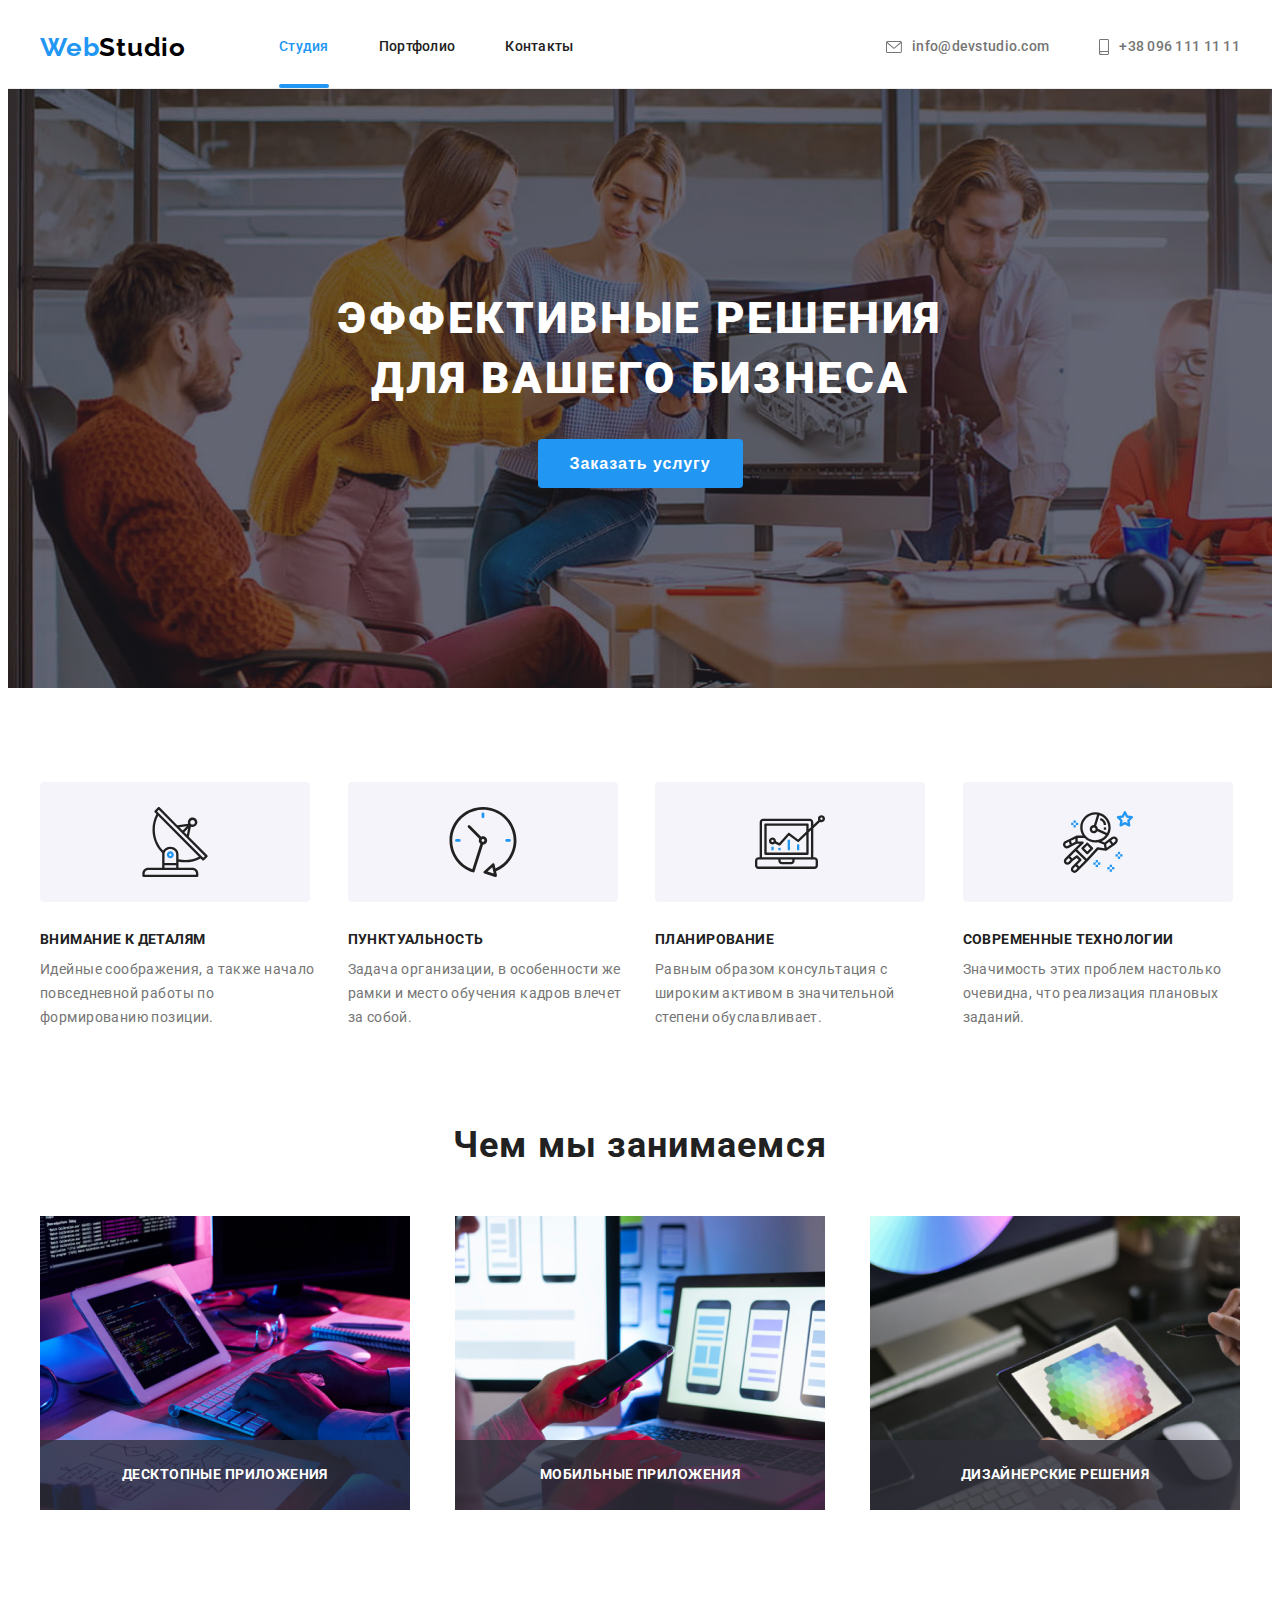
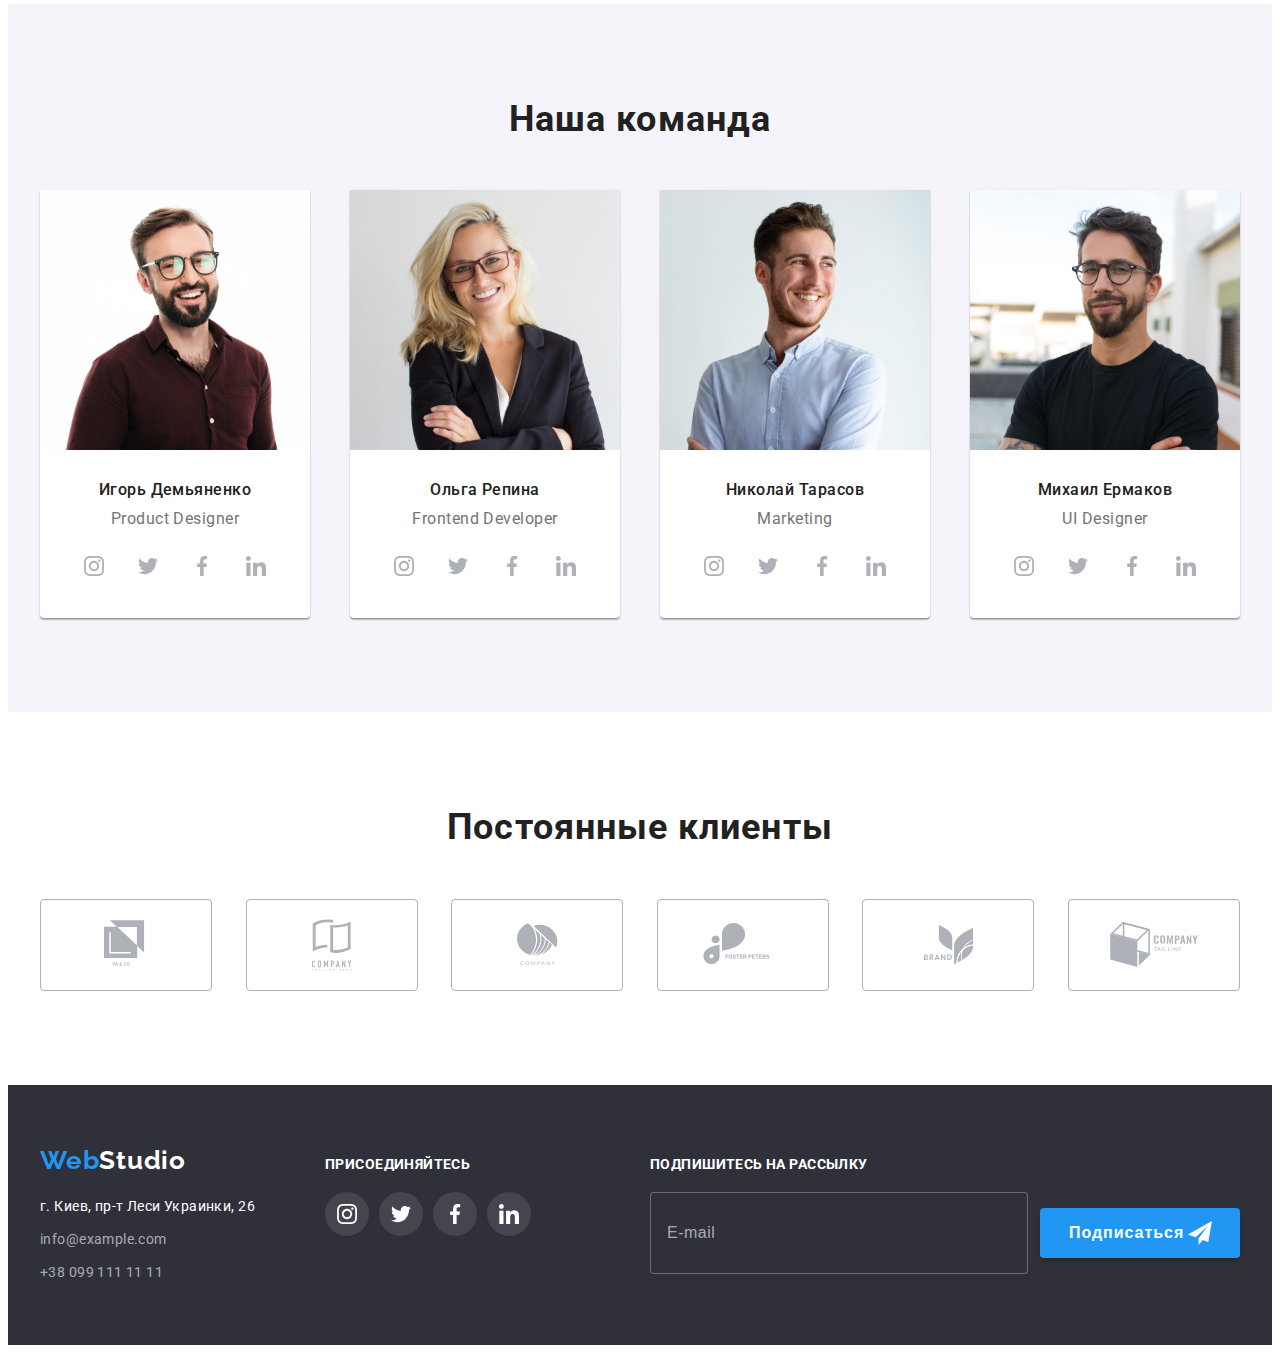
<file: index.html>
<!DOCTYPE html>
<html lang="en">
  <head>
    <meta charset="UTF-8" />
    <meta name="viewport" content="width=device-width, initial-scale=1.0" />
    <link rel="stylesheet" href="https://cdnjs.cloudflare.com/ajax/libs/modern-normalize/1.0.0/modern-normalize.min.css" integrity="sha512-ISS7cAi1PEhQ8jnbJpJZMd29NlhNj4AWYyLOSp2CE/CsHxTCu+r+t0D2yoJudVrd0/8fTVPUVDzY5Tvli75u/g==" crossorigin="anonymous" />
    <link rel="preconnect" href="https://fonts.gstatic.com" />
    <link
      href="https://fonts.googleapis.com/css2?family=Raleway:wght@700&family=Roboto:wght@400;500;700;900&display=swap"
      rel="stylesheet"
    />
    <link rel="stylesheet" href="css/styles.css" />
    <title>WebStudio</title>
  </head>

  <body>
    <header class="header">
      <div class="container">
        <nav class="site-nav">
          <a class="logo link" href="/"><span class="logo-accent">Web</span>Studio</a>
          <ul class="site-nav-list list">
            <li class="site-nav-item"><a class="site-nav-link current link" href="#">Студия</a></li>
            <li class="site-nav-item"><a class="site-nav-link link" href="portfolio.html">Портфолио</a></li>
            <li class="site-nav-item"><a class="site-nav-link link" href="#">Контакты</a></li>
          </ul>
        </nav>
        <ul class="contacts-list list">
          <li>
            <a
              class="contacts-list-item contacts-list-item-mail link"
              href="mailto:info@devstudio.com"
              >
              <svg class="contact-icon" width="16px" height="12px">
                <use href="./images/sprite.svg#icon-envelope"></use>
              </svg>info@devstudio.com</a
            >
          </li>
          <li>
            <a
              class="contacts-list-item contacts-list-item-tel link"
              href="tel:+380961111111"
              >
              <svg class="contact-icon" width="10px" height="16px">
                <use href="./images/sprite.svg#icon-smartphone"></use>
              </svg>
              +38 096 111 11 11</a
            >
          </li>
        </ul>
      </div>
    </header>
    <main>
      <!-- Герой -->
      <section class="hero">
      <div class="container">
        <h1 class="main-title">Эффективные решения для вашего бизнеса</h1>
        <button type="button" class="order-btn" data-modal-open>Заказать услугу</button>
      </div>      
      </section>

      <!-- Преймущества -->
      <section class="advantages">
        <h2 class="advantages-title visually-hidden">Наши преимущества</h2>
        <div class="container">
          <ul class="advantages-list list">
            <li class="advantages-item">
              <div class="advantages-icon-block">
              <svg class="advantages-icon" width="70px" height="70px">
                <use href="./images/sprite.svg#icon-antenna"></use>
              </svg>
              </div>
              <h3 class="advantages-item-title">Внимание к деталям</h3>
              <p class="advantages-item-description">
                Идейные соображения, а также начало повседневной работы по
                формированию позиции.
              </p>
            </li>
            <li class="advantages-item">
              <div class="advantages-icon-block">
                <svg class="advantages-icon" width="70px" height="70px">
                  <use href="./images/sprite.svg#icon-clock"></use>
                </svg>
                </div>
              <h3 class="advantages-item-title">Пунктуальность</h3>
              <p class="advantages-item-description">
                Задача организации, в особенности же рамки и место обучения кадров
                влечет за собой.
              </p>
            </li>
            <li class="advantages-item">
              <div class="advantages-icon-block">
                <svg class="advantages-icon" width="70px" height="70px">
                  <use href="./images/sprite.svg#icon-diagram"></use>
                </svg>
                </div>
              <h3 class="advantages-item-title">Планирование</h3>
              <p class="advantages-item-description">
                Равным образом консультация с широким активом в значительной
                степени обуславливает.
              </p>
            </li>
            <li class="advantages-item">
              <div class="advantages-icon-block">
                <svg class="advantages-icon" width="70px" height="70px">
                  <use href="./images/sprite.svg#icon-astronaut"></use>
                </svg>
                </div>
              <h3 class="advantages-item-title">Современные технологии</h3>
              <p class="advantages-item-description">
                Значимость этих проблем настолько очевидна, что реализация
                плановых заданий.
              </p>
            </li>
          </ul>
        </div>
       
      </section>

      <!-- Услуги -->
      <section class="section services">
        <div class="container">
          <h2 class="section-title">Чем мы занимаемся</h2>
        <ul class="services-list list">
          <li class="sevices-item">
            <img class="services-img"
              src="images/box1.jpg"
              alt="веб-сайты"
              width="370"
              height="294"
            />
            <p class="services-name">Десктопные приложения</p>
          </li>
          <li class="sevices-item">
            <img class="services-img"
              src="images/box2.jpg"
              alt="мобильные приложения"
              width="370"
              height="294"
            />
            <p class="services-name">Мобильные приложения</p>
          </li>
          <li class="sevices-item">
            <img class="services-img"
            src="images/box3.jpg" 
            alt="дизайн" 
            width="370" 
            height="294" />
            <p class="services-name">Дизайнерские решения</p>
          </li>
        </ul>
        </div>
        
      </section>

      <!-- Команда -->
      <section class="section team">
        <div class="container">
          <h2 class="section-title">Наша команда</h2>
        <ul class="team-list list">
          <li class="team-item">
            <img class="team-memeber-img"
              src="images/worker1.jpg"
              alt="сотрудник1"
              width="270"
              height="260"
            />
            <h3 class="team-member-name">Игорь Демьяненко</h3>
            <p class="team-member-position">Product Designer</p>
            <ul class="social-links-list list">
              <li class="instagram">
                <a href="#" class="social-links-link link">
                  <svg class="social-links-icon" width="20px" height="20px">
                    <use href="./images/sprite.svg#icon-instagram"></use>
                  </svg>
                </a>
              </li>
              <li class="twitter">
                <a href="#" class="social-links-link link">
                  <svg class="social-links-icon" width="20px" height="20px">
                    <use href="./images/sprite.svg#icon-twitter"></use>
                  </svg>
                </a>
              </li>
              <li class="facebook">
                <a href="#" class="social-links-link link">
                  <svg class="social-links-icon" width="20px" height="20px">
                    <use href="./images/sprite.svg#icon-facebook"></use>
                  </svg>
                </a>
              </li>
              <li class="linkedin">
                <a href="#" class="social-links-link link">
                  <svg class="social-links-icon" width="20px" height="20px">
                    <use href="./images/sprite.svg#icon-linkedin"></use>
                  </svg>
                </a>
              </li>
            </ul>
          </li>

          <li class="team-item">
            <img class="team-memeber-img"
              src="images/worker2.jpg"
              alt="сотрудник2"
              width="270"
              height="260"
            />
            <h3 class="team-member-name">Ольга Репина</h3>
            <p class="team-member-position">Frontend Developer</p>
            <ul class="social-links-list list">
              <li class="instagram">
                <a href="#" class="social-links-link link">
                  <svg class="social-links-icon" width="20px" height="20px">
                    <use href="./images/sprite.svg#icon-instagram"></use>
                  </svg>
                </a>
              </li>
              <li class="twitter">
                <a href="#" class="social-links-link link">
                  <svg class="social-links-icon" width="20px" height="20px">
                    <use href="./images/sprite.svg#icon-twitter"></use>
                  </svg>
                </a>
              </li>
              <li class="facebook">
                <a href="#" class="social-links-link link">
                  <svg class="social-links-icon" width="20px" height="20px">
                    <use href="./images/sprite.svg#icon-facebook"></use>
                  </svg>
                </a>
              </li>
              <li class="linkedin">
                <a href="#" class="social-links-link link">
                  <svg class="social-links-icon" width="20px" height="20px">
                    <use href="./images/sprite.svg#icon-linkedin"></use>
                  </svg>
                </a>
              </li>
            </ul>
          </li>

          <li class="team-item">
            <img class="team-memeber-img"
              src="images/worker3.jpg"
              alt="сотрудник3"
              width="270"
              height="260"
            />
            <h3 class="team-member-name">Николай Тарасов</h3>
            <p class="team-member-position">Marketing</p>
            <ul class="social-links-list list">
              <li class="instagram">
                <a href="#" class="social-links-link link">
                  <svg class="social-links-icon" width="20px" height="20px">
                    <use href="./images/sprite.svg#icon-instagram"></use>
                  </svg>
                </a>
              </li>
              <li class="twitter">
                <a href="#" class="social-links-link link">
                  <svg class="social-links-icon" width="20px" height="20px">
                    <use href="./images/sprite.svg#icon-twitter"></use>
                  </svg>
                </a>
              </li>
              <li class="facebook">
                <a href="#" class="social-links-link link">
                  <svg class="social-links-icon" width="20px" height="20px">
                    <use href="./images/sprite.svg#icon-facebook"></use>
                  </svg>
                </a>
              </li>
              <li class="linkedin">
                <a href="#" class="social-links-link link">
                  <svg class="social-links-icon" width="20px" height="20px">
                    <use href="./images/sprite.svg#icon-linkedin"></use>
                  </svg>
                </a>
              </li>
            </ul>
          </li>

          <li class="team-item">
            <img class="team-memeber-img"
              src="images/worker4.jpg"
              alt="сотрудник4"
              width="270"
              height="260"
            />
            <h3 class="team-member-name">Михаил Ермаков</h3>
            <p class="team-member-position">UI Designer</p>
            <ul class="social-links-list list">
              <li class="instagram">
                <a href="#" class="social-links-link link">
                  <svg class="social-links-icon" width="20px" height="20px">
                    <use href="./images/sprite.svg#icon-instagram"></use>
                  </svg>
                </a>
              </li>
              <li class="twitter">
                <a href="#" class="social-links-link link">
                  <svg class="social-links-icon" width="20px" height="20px">
                    <use href="./images/sprite.svg#icon-twitter"></use>
                  </svg>
                </a>
              </li>
              <li class="facebook">
                <a href="#" class="social-links-link link">
                  <svg class="social-links-icon" width="20px" height="20px">
                    <use href="./images/sprite.svg#icon-facebook"></use>
                  </svg>
                </a>
              </li>
              <li class="linkedin">
                <a href="#" class="social-links-link link">
                  <svg class="social-links-icon" width="20px" height="20px">
                    <use href="./images/sprite.svg#icon-linkedin"></use>
                  </svg>
                </a>
              </li>
            </ul>
          </li>
        </ul>
        </div>
      </section>

      <!--Постоянные клиенты-->

      <section class="section clients">
        <div class="container">
          <h2 class="section-title">Постоянные клиенты</h2>
          <ul class="clients-list list">
            <li>
              <a href="#" class="client-link link">
                <svg class="client-icon" width="44.27" height="49.23">
                  <use href="./images/sprite.svg#icon-client1"></use>
                </svg>
              </a>
            </li>
            <li>
              <a href="#" class="client-link link">
                <svg class="client-icon" width="40" height="52">
                  <use href="./images/sprite.svg#icon-client2"></use>
                </svg>
              </a>
            </li>
            <li>
              <a href="#" class="client-link link">
                <svg class="client-icon" width="41" height="42.6">
                  <use href="./images/sprite.svg#icon-client3"></use>
                </svg>
              </a>
            </li>
            <li>
              <a href="#" class="client-link link">
                <svg class="client-icon" width="79.66" height="42.02">
                  <use href="./images/sprite.svg#icon-client4"></use>
                </svg>
              </a>
            </li>
            <li>
              <a href="#" class="client-link link">
                <svg class="client-icon" width="49" height="47">
                  <use href="./images/sprite.svg#icon-client5"></use>
                </svg>
              </a>
            </li>
            <li>
              <a href="#" class="client-link link">
                <svg class="client-icon" width="88.48" height="45.44">
                  <use href="./images/sprite.svg#icon-client6"></use>
                </svg>
              </a>
            </li>
          </ul>
        </div>

      </section>
    </main>

    <!-- Футер -->
    <footer class="footer">
        <div class="container">
          <div class="footer-left-side">
            <div>
              <a class="logo dark-theme link" href="/"
              ><span class="logo-accent">Web</span>Studio</a
            >
              <address>
              <ul class="adress-list list">
                <li>
                  <a
                    class="adress-item location link"
                    href="https://goo.gl/maps/MQfGmUJ35gentpnP9"
                    target="_blank"
                    rel="noreferrer noopener"
                    >г. Киев, пр-т Леси Украинки, 26</a
                  >
                </li>
                <li>
                  <a class="adress-item mail link" href="mailto:info@example.com"
                    >info@example.com</a
                  >
                </li>
                <li>
                  <a class="adress-item tel link" href="tel:+380991111111"
                    >+38 099 111 11 11</a
                  >
                </li>
              </ul>
            </div>
              
              <div class="join">
                <p class="join-text">присоединяйтесь</p>
                <ul class="social-links-list list">
                  <li class="instagram">
                    <a href="#" class="social-links-link link">
                      <svg class="social-links-icon" width="20px" height="20px">
                        <use href="./images/sprite.svg#icon-instagram"></use>
                      </svg>
                    </a>
                  </li>
                  <li class="twitter">
                    <a href="#" class="social-links-link link">
                      <svg class="social-links-icon" width="20px" height="20px">
                        <use href="./images/sprite.svg#icon-twitter"></use>
                      </svg>
                    </a>
                  </li>
                  <li class="facebook">
                    <a href="#" class="social-links-link link">
                      <svg class="social-links-icon" width="20px" height="20px">
                        <use href="./images/sprite.svg#icon-facebook"></use>
                      </svg>
                    </a>
                  </li>
                  <li class="linkedin">
                    <a href="#" class="social-links-link link">
                      <svg class="social-links-icon" width="20px" height="20px">
                        <use href="./images/sprite.svg#icon-linkedin"></use>
                      </svg>
                    </a>
                  </li>
                </ul>
              </div>
          </div>
        

          <div class="subscribe">
            <p class="subscribe-text">Подпишитесь на рассылку</p>
            <form class="subscribe-form">
              <input type="email" name="email" class="email" placeholder="E-mail">
              <button type="submit" class="submit-btn">Подписаться 
                <svg class="submit-icon" width="24" height="24">
                  <use href="./images/sprite.svg#submit-btn-icon"></use>
                </svg>
            </button>
            </form>
          </div>
        </div>
        
      </address>
    </footer>

  <!-- Модальное окно -->
    <div class="backdrop is-hidden" data-modal>
      <div class="modal">
        <button type="button" class="close-button" data-modal-close>
          <svg class="close-button-icon" width="18px" height="18px">
            <use  href="./images/sprite.svg#icon-close-button"></use>
          </svg>
        </button>
        <p class="modal-text">Оставьте свои данные, мы вам перезвоним</p>
        <form class="modal-form">
          <label class="form-label">Имя
            <span class="form-input-wrapper">
              <input type="text" class="form-input">
            <svg class="modal_input-icon" width="18" height="18">
              <use href="./images/sprite.svg#name-icon"></use>
            </svg>
            </span>
          </label>
          <label class="form-label">Телефон
            <span class="form-input-wrapper">
              <input type="tel" class="form-input">
            <svg class="modal_input-icon" width="18" height="18">
              <use href="./images/sprite.svg#phone-icon"></use>
            </svg>
            </span>
          
          </label>
          <label class="form-label">Почта
            <span class="form-input-wrapper">
              <input type="email" class="form-input">
              <svg class="modal_input-icon" width="18" height="18">
                <use href="./images/sprite.svg#email-icon"></use>
              </svg>
            </span>
          
          </label>
          <label class="form-label">Комментарий
            <textarea name="comment" class="comment" placeholder="Введите текст"></textarea>
          </label>
          <input type="checkbox" name="modal-form-policy" class="modal-form-policy visually-hidden" value="accept-policy" id="checkbox-policy">
          <label for="checkbox-policy" class="modal-form-policy-text">Соглашаюсь с рассылкой и принимаю <a href="#" class="contract">Условия договора</a>
          </label>

          <button type="submit" class="modal-form-btn">Отправить</button>
        </form>
      </div>
    </div>

    <!-- Скрипт -->
    <script src="./js/modal.js"></script>

  </body>
</html>
</file>
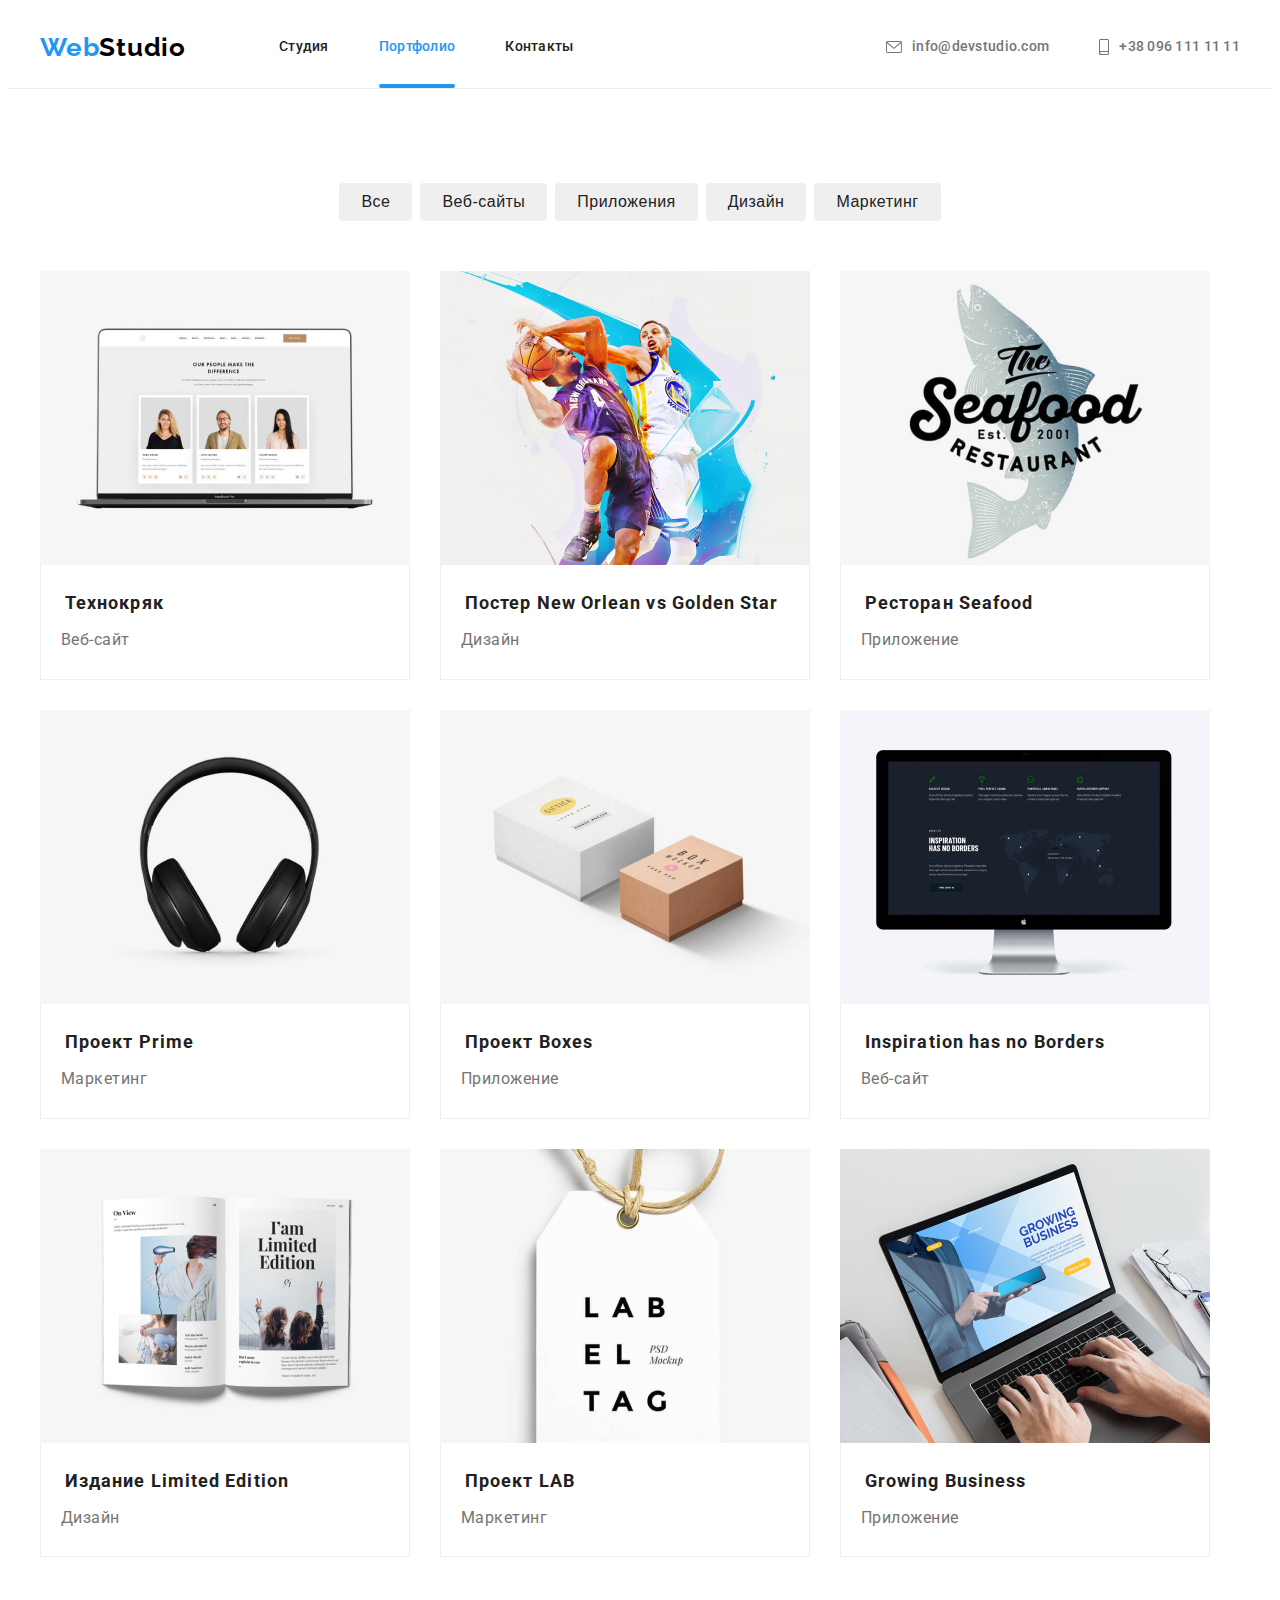
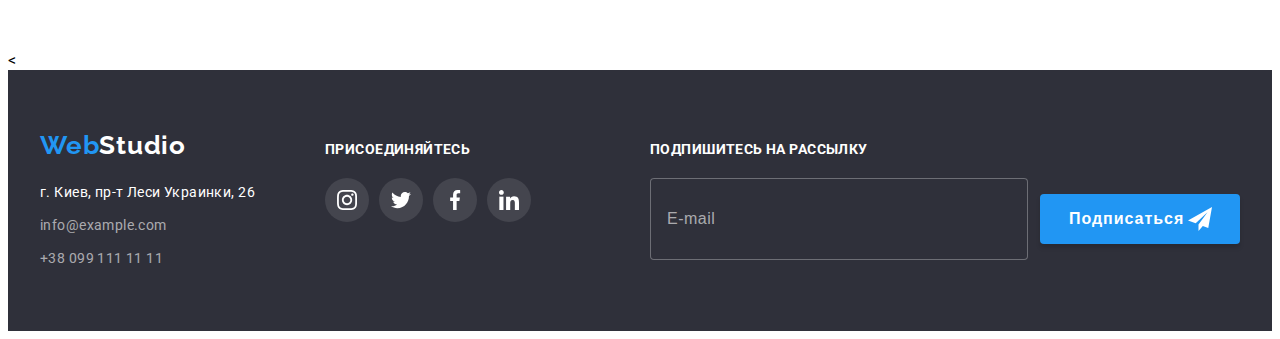
<file: portfolio.html>
<!DOCTYPE html>
<html lang="en">
  <head>
    <meta charset="UTF-8" />
    <meta name="viewport" content="width=device-width, initial-scale=1.0" />
    <link rel="stylesheet" href="https://cdnjs.cloudflare.com/ajax/libs/modern-normalize/1.0.0/modern-normalize.min.css" integrity="sha512-ISS7cAi1PEhQ8jnbJpJZMd29NlhNj4AWYyLOSp2CE/CsHxTCu+r+t0D2yoJudVrd0/8fTVPUVDzY5Tvli75u/g==" crossorigin="anonymous" />
    <link rel="preconnect" href="https://fonts.gstatic.com" />
    <link
      href="https://fonts.googleapis.com/css2?family=Raleway:wght@700&family=Roboto:wght@400;500;700;900&display=swap"
      rel="stylesheet"
    />
    <link rel="stylesheet" href="css/styles.css" />
    <title>WebStudio</title>
  </head>

  <body>
    <!-- Шапка -->
    <header class="header">
      <div class="container">
        <nav class="site-nav">
          <a class="logo link" href="/"><span class="logo-accent">Web</span>Studio</a>
          <ul class="site-nav-list list">
            <li class="site-nav-item"><a class="site-nav-link link" href="index.html">Студия</a></li>
            <li class="site-nav-item"><a class="site-nav-link current link" href="portfolio.html">Портфолио</a></li>
            <li class="site-nav-item"><a class="site-nav-link link" href="#">Контакты</a></li>
          </ul>
        </nav>
        <ul class="contacts-list list">
          <li>
            <a
              class="contacts-list-item contacts-list-item-mail link"
              href="mailto:info@devstudio.com"
              >
              <svg class="contact-icon" width="16px" height="12px">
                <use href="./images/sprite.svg#icon-envelope"></use>
              </svg>info@devstudio.com</a
            >
          </li>
          <li>
            <a
              class="contacts-list-item contacts-list-item-tel link"
              href="tel:+380961111111"
              >
              <svg class="contact-icon" width="10px" height="16px">
                <use href="./images/sprite.svg#icon-smartphone"></use>
              </svg>
              +38 096 111 11 11</a
            >
          </li>
        </ul>
      </div>
    </header>
    <main>
      <!-- Карточки -->
      <section class="section cards">
        <div class="container">
          <ul class="filter-list list">
            <li><button class="filter-item" type="button">Все</button></li>
            <li><button class="filter-item" type="button">Веб-сайты</button></li>
            <li><button class="filter-item" type="button">Приложения</button></li>
            <li><button class="filter-item" type="button">Дизайн</button></li>
            <li><button class="filter-item" type="button">Маркетинг</button></li>
          </ul>
          <ul class="cards-list list">
            <li class="card-item">
              <a class="card-item-link link" href="">
                <div class="card-item-img-wrapper">
                  <img class="card-item-img" src="images/portfolio/card-1.jpg" alt="Проект1" width="370" height="294"/>
                  <p class="overlay">Технокряк это современная площадка распространения коронавируса. Компании используют эту платформу для цифрового шпионажа и атак на защищённые сервера конкурентов.</p>
                </div>
                <div class="card-item-text">
                  <h2 class="card-title">Технокряк</h2>
                  <p class="card-description">Веб-сайт</p>
                </div>
              </a>
            </li>
            <li class="card-item">
              <a class="card-item-link link" href="">
                <div class="card-item-img-wrapper">
                  <img class="card-item-img" src="images/portfolio/card-2.jpg" alt="Проект2" width="370" height="294"/>
                  <p class="overlay">Технокряк это современная площадка распространения коронавируса. Компании используют эту платформу для цифрового шпионажа и атак на защищённые сервера конкурентов.</p>
                </div>
                <div class="card-item-text">
                  <h2 class="card-title">Постер New Orlean vs Golden Star</h2>
                  <p class="card-description">Дизайн</p>
                </div>
              </a>
            </li>
            <li class="card-item">
              <a class="card-item-link link" href="">
                <div class="card-item-img-wrapper">
                  <img class="card-item-img" src="images/portfolio/card-3.jpg" alt="Проект3" width="370" height="294"/>
                  <p class="overlay">Технокряк это современная площадка распространения коронавируса. Компании используют эту платформу для цифрового шпионажа и атак на защищённые сервера конкурентов.</p>
                </div>
                <div class="card-item-text">
                  <h2 class="card-title">Ресторан Seafood</h2>
                  <p class="card-description">Приложение</p>
                </div>
              </a>
            </li>
            <li class="card-item">
              <a class="card-item-link link" href="">
                <div class="card-item-img-wrapper">
                  <img class="card-item-img" src="images/portfolio/card-4.jpg" alt="Проект4" width="370" height="294"/>
                  <p class="overlay">Технокряк это современная площадка распространения коронавируса. Компании используют эту платформу для цифрового шпионажа и атак на защищённые сервера конкурентов.</p>
                </div>
                  <div class="card-item-text">
                  <h2 class="card-title">Проект Prime</h2>
                  <p class="card-description">Маркетинг</p>
                </div>
              </a>
            </li>
            <li class="card-item">
              <a class="card-item-link link" href="">
                <div class="card-item-img-wrapper">
                  <img class="card-item-img" src="images/portfolio/card-5.jpg" alt="Проект5" width="370" height="294"/>
                  <p class="overlay">Технокряк это современная площадка распространения коронавируса. Компании используют эту платформу для цифрового шпионажа и атак на защищённые сервера конкурентов.</p>
                </div>
                <div class="card-item-text">
                  <h2 class="card-title">Проект Boxes</h2>
                  <p class="card-description">Приложение</p>
                </div>
              </a>
            </li>
            <li class="card-item">
              <a class="card-item-link link" href="">
                <div class="card-item-img-wrapper">
                <img class="card-item-img"src="images/portfolio/card-6.jpg" alt="Проект6" width="370" height="294"/>
                <p class="overlay">Технокряк это современная площадка распространения коронавируса. Компании используют эту платформу для цифрового шпионажа и атак на защищённые сервера конкурентов.</p>
                </div>
                <div class="card-item-text">
                  <h2 class="card-title">Inspiration has no Borders</h2>
                  <p class="card-description">Веб-сайт</p>
                </div>
              </a>
            </li>
            <li class="card-item">
              <a class="card-item-link link" href="">
                <div class="card-item-img-wrapper">
                  <img class="card-item-img" src="images/portfolio/card-7.jpg" alt="Проект7" width="370" height="294"/>
                  <p class="overlay">Технокряк это современная площадка распространения коронавируса. Компании используют эту платформу для цифрового шпионажа и атак на защищённые сервера конкурентов.</p>
                </div>
                  <div class="card-item-text">
                  <h2 class="card-title">Издание Limited Edition</h2>
                  <p class="card-description">Дизайн</p>
                </div>
              </a>
            </li>
            <li class="card-item">
              <a class="card-item-link link" href="">
                <div class="card-item-img-wrapper">
                  <img class="card-item-img" src="images/portfolio/card-8.jpg" alt="Проект8" width="370" height="294"/>
                  <p class="overlay">Технокряк это современная площадка распространения коронавируса. Компании используют эту платформу для цифрового шпионажа и атак на защищённые сервера конкурентов.</p>
                </div>
                  <div class="card-item-text">
                  <h2 class="card-title">Проект LAB</h2>
                  <p class="card-description">Маркетинг</p>
                </div>
              </a>
            </li>
            <li class="card-item">
              <a class="card-item-link link" href="">
                <div class="card-item-img-wrapper">
                  <img class="card-item-img" src="images/portfolio/card-9.jpg" alt="Проект9" width="370" height="294"/>
                  <p class="overlay">Технокряк это современная площадка распространения коронавируса. Компании используют эту платформу для цифрового шпионажа и атак на защищённые сервера конкурентов.</p>
                </div>
                <div class="card-item-text">
                  <h2 class="card-title">Growing Business</h2>
                  <p class="card-description">Приложение</p>
                </div>
              </a>
            </li>
          </ul>
        </div>
        
      </section>
    </main>
    <!-- Футер -->
    <<footer class="footer">
      <div class="container">
        <div class="footer-left-side">
          <div>
            <a class="logo dark-theme link" href="/"
            ><span class="logo-accent">Web</span>Studio</a
          >
            <address>
            <ul class="adress-list list">
              <li>
                <a
                  class="adress-item location link"
                  href="https://goo.gl/maps/MQfGmUJ35gentpnP9"
                  target="_blank"
                  rel="noreferrer noopener"
                  >г. Киев, пр-т Леси Украинки, 26</a
                >
              </li>
              <li>
                <a class="adress-item mail link" href="mailto:info@example.com"
                  >info@example.com</a
                >
              </li>
              <li>
                <a class="adress-item tel link" href="tel:+380991111111"
                  >+38 099 111 11 11</a
                >
              </li>
            </ul>
          </div>
            
            <div class="join">
              <p class="join-text">присоединяйтесь</p>
              <ul class="social-links-list list">
                <li class="instagram">
                  <a href="#" class="social-links-link link">
                    <svg class="social-links-icon" width="20px" height="20px">
                      <use href="./images/sprite.svg#icon-instagram"></use>
                    </svg>
                  </a>
                </li>
                <li class="twitter">
                  <a href="#" class="social-links-link link">
                    <svg class="social-links-icon" width="20px" height="20px">
                      <use href="./images/sprite.svg#icon-twitter"></use>
                    </svg>
                  </a>
                </li>
                <li class="facebook">
                  <a href="#" class="social-links-link link">
                    <svg class="social-links-icon" width="20px" height="20px">
                      <use href="./images/sprite.svg#icon-facebook"></use>
                    </svg>
                  </a>
                </li>
                <li class="linkedin">
                  <a href="#" class="social-links-link link">
                    <svg class="social-links-icon" width="20px" height="20px">
                      <use href="./images/sprite.svg#icon-linkedin"></use>
                    </svg>
                  </a>
                </li>
              </ul>
            </div>
        </div>
      

        <div class="subscribe">
          <p class="subscribe-text">Подпишитесь на рассылку</p>
          <form class="subscribe-form">
            <input type="email" name="email" class="email" placeholder="E-mail">
            <button type="submit" class="submit-btn">Подписаться 
              <svg class="submit-icon" width="24" height="24">
                <use href="./images/sprite.svg#submit-btn-icon"></use>
              </svg>
          </button>
          </form>
        </div>
      </div>
      
    </address>
  </footer>
  </body>
</html>
</file>
<file: css/styles.css>
:root {
  --main-color: #212121;
  --accent-color: #2196f3;
  --secondary-color: #757575;
  --timing-fn: cubic-bezier(0.4, 0, 0.2, 1);
}

body {
  font-family: 'Roboto', sans-serif;
}

h1,
h2,
h3,
h4,
h5,
h6,
p {
  margin: 0;
}
ul,
ol {
  margin: 0;
  padding: 0;
}

img {
  display: block;
}

.list {
  list-style: none;
}

.link {
  text-decoration: none;
}

.container {
  width: 1200px;
  padding-left: 15px;
  padding-right: 15px;
  margin: 0 auto;
}

.section {
  padding-top: 94px;
  padding-bottom: 94px;
}

/* ========Header=========================== */

.site-nav {
  display: flex;
}
.site-nav .logo {
  margin-right: 93px;
}
header .container {
  display: flex;
  align-items: center;
}

header {
  padding-top: 24px;
  padding-bottom: 25px;
  border-bottom: 1px solid #ececec;
  text-align: center;
}

.logo {
  font-family: 'Raleway', sans-serif;
  font-weight: 700;
  font-size: 26px;
  line-height: 1.19;
  letter-spacing: 0.03em;
  color: #000000;
}

.logo-accent {
  color: var(--accent-color);
}

.site-nav-list {
  display: flex;
  align-items: center;
}

.site-nav-list li:not(:last-child) {
  margin-right: 50px;
}

.site-nav-link {
  display: block;
  position: relative;
  font-weight: 500;
  font-size: 14px;
  line-height: 1.14;
  letter-spacing: 0.02em;
  color: var(--main-color);

  transition: color 250ms var(--timing-fn);
}

.site-nav-link:hover,
.site-nav-link:focus,
.contacts-list-item:hover,
.contacts-list-item:focus,
.adress-item:hover,
.adress-item:focus,
.adress-item.location:hover,
.adress-item.location:focus,
.site-nav-link.current {
  color: var(--accent-color);
}

.site-nav-link.current::after {
  content: '';
  position: absolute;
  left: 0;
  bottom: -33px;
  background-color: var(--accent-color);
  width: 100%;
  height: 4px;
  border-radius: 2px;
}

.header .contacts-list {
  margin-left: auto;
}
.contacts-list {
  display: flex;
  align-items: center;
}
.contacts-list li:not(:last-child) {
  margin-right: 50px;
}
.contacts-list-item {
  display: flex;
  align-items: center;
  font-family: inherit;
  font-weight: 500;
  font-size: 14px;
  line-height: 1.14;
  letter-spacing: 0.02em;
  color: var(--secondary-color);

  transition: color 250ms var(--timing-fn);
}

.contact-icon {
  display: inline-block;
  margin-right: 10px;
  fill: #757575;
}

.contacts-list-item-mail:hover .contact-icon,
.contacts-list-item-mail:focus .contact-icon,
.contacts-list-item-tel:hover .contact-icon,
.contacts-list-item-tel:focus .contact-icon {
  fill: var(--accent-color);
}

/* ========End header======================= */

/* ========Hero=========================== */
.hero {
  background: #2f303a;
  background-image: linear-gradient(rgba(47, 48, 58, 0.4), rgba(47, 48, 58, 0.4)), url('../images/hero-bg-img.jpg');
  background-repeat: no-repeat;
  background-size: cover;
  padding-top: 200px;
  padding-bottom: 200px;
}
.main-title {
  max-width: 696px;
  margin-bottom: 30px;
}

.main-title {
  margin: 0 auto 30px;

  font-weight: 900;
  font-size: 44px;
  line-height: 1.36;
  text-align: center;
  letter-spacing: 0.06em;
  text-transform: uppercase;

  color: #ffffff;
}

.order-btn {
  display: flex;
  padding: 10px 32px;
  margin: 0 auto;
  border-radius: 4px;
  outline: none;
  border: none;
  min-width: 200px;

  font-weight: bold;
  font-size: 16px;
  line-height: 1.86;
  align-items: center;
  text-align: center;
  letter-spacing: 0.06em;
  color: #ffffff;
  background-color: var(--accent-color);
}

.order-btn:hover {
  cursor: pointer;
  outline: none;
}
/* ========End Hero======================= */

/* ========Advantages=========================== */

.advantages {
  padding-top: 94px;
}

.advantages-list {
  display: flex;
  justify-content: space-between;
}

.advantages-item {
  width: calc((100% - 90px) / 4);
}

.advantages-icon-block {
  width: 270px;
  height: 120px;
  background-color: #f5f4fa;
  border-radius: 4px;
  display: flex;
  justify-content: center;
  align-items: center;
  margin-bottom: 30px;
}

.advantages-item-title {
  margin-bottom: 10px;

  font-weight: 700;
  font-size: 14px;
  line-height: 1.14;
  letter-spacing: 0.03em;
  text-transform: uppercase;
  color: var(--main-color);
}

.advantages-item-description {
  font-weight: 400;
  font-size: 14px;
  line-height: 1.71;
  letter-spacing: 0.03em;
  color: var(--secondary-color);
}
/* ========End Advantages======================= */

/* ========Services=========================== */
.section-title {
  margin-bottom: 50px;
  font-weight: 700;
  font-size: 36px;
  line-height: 1.17;
  text-align: center;
  letter-spacing: 0.03em;
  color: var(--main-color);
}

.services-list {
  display: flex;
  justify-content: space-between;
}

.sevices-item {
  position: relative;
}

.services-name {
  position: absolute;
  bottom: 0;
  left: 0;
  width: 100%;
  text-align: center;
  padding-top: 27px;
  padding-bottom: 27px;
  font-weight: 700;
  font-size: 14px;
  line-height: 1.14;
  text-align: center;
  letter-spacing: 0.03em;
  text-transform: uppercase;

  color: #ffffff;
  background-color: rgba(47, 48, 58, 0.8);
}

/* ========End Services======================= */

/* ========Team=========================== */
.team {
  background: #f5f4fa;
}

.team-list {
  display: flex;
  justify-content: space-between;
}

.team-item {
  background: #ffffff;

  box-shadow: 0px 1px 3px rgba(0, 0, 0, 0.12), 0px 1px 1px rgba(0, 0, 0, 0.14), 0px 2px 1px rgba(0, 0, 0, 0.2);
  border-radius: 0px 0px 4px 4px;
}
.team-memeber-img {
  margin-bottom: 30px;
}

.team-member-name {
  margin-bottom: 10px;
  font-weight: 500;
  font-size: 16px;
  line-height: 1.19;
  text-align: center;
  letter-spacing: 0.03em;
  color: var(--main-color);
}

.team-member-position {
  margin-bottom: 16px;

  font-weight: 400;
  font-size: 16px;
  line-height: 1.19;
  text-align: center;
  letter-spacing: 0.03em;
  color: var(--secondary-color);
}

.social-links-list {
  display: flex;
  justify-content: space-between;
  margin-left: 32px;
  margin-right: 32px;
  margin-bottom: 30px;
}

.social-links-link {
  display: flex;
  justify-content: center;
  align-items: center;
  width: 44px;
  height: 44px;
  border-radius: 50%;
  background-color: #ffffff;

  transition: background-color 250ms var(--timing-fn);
}

.social-links-icon {
  fill: #afb1b8;

  transition: fill 250ms var(--timing-fn);
}

.social-links-link:hover .social-links-icon,
.social-links-link:focus .social-links-icon {
  fill: #fff;
}

.join .social-links-link:hover,
.join .social-links-link:focus,
.social-links-link:hover,
.social-links-link:focus {
  background: var(--accent-color);
}
/* ========End Team======================= */

/* ========Clients======================= */

.clients-list {
  display: flex;
  justify-content: space-between;
}

.client-link {
  display: flex;
  justify-content: center;
  align-items: center;
  width: 170px;
  height: 90px;
  border: 1px solid #afb1b8;
  border-radius: 4px;
  transition: border 250ms var(--timing-fn);
}

.client-icon {
  fill: #afb1b8;
  transition: fill 250ms var(--timing-fn);
}

.client-link:hover,
.client-link:focus {
  border: 1px solid var(--accent-color);
}

.client-link:hover .client-icon,
.client-link:focus .client-icon {
  fill: var(--accent-color);
}
/* ========End Clients======================= */

/* ========Footer=========================== */

footer {
  padding-top: 60px;
  padding-bottom: 60px;
  background-color: #2f303a;
}

.footer .container {
  display: flex;
  justify-content: space-between;
}

.footer-left-side {
  display: flex;
}

.footer .logo {
  display: block;
  margin-bottom: 20px;
}

.adress-list li:not(:last-child) {
  margin-bottom: 9px;
}
.adress-item {
  font-weight: 400;
  font-size: 14px;
  line-height: 1.71;
  letter-spacing: 0.03em;
  color: rgba(255, 255, 255, 0.6);
}

.adress-item.location {
  color: #ffffff;
}

address {
  font-style: normal;
}

.logo.dark-theme {
  color: #ffffff;
}

.join {
  width: 206px;
  height: 80px;
  margin-left: 70px;
  margin-top: 12px;
}
.join-text,
.subscribe-text {
  margin-bottom: 20px;

  font-weight: 700;
  font-size: 14px;
  line-height: 1.14;
  letter-spacing: 0.03em;
  text-transform: uppercase;

  color: #ffffff;
}

.join .social-links-list {
  margin: 0px;
}

.join .social-links-icon {
  fill: #fff;
}

.join .social-links-link {
  background-color: rgba(255, 255, 255, 0.1);
}

.subscribe {
  margin-top: 12px;
}

.subscribe-form {
  display: flex;
  align-items: center;
}

.email {
  display: inline-flex;
  width: 358px;
  height: 50px;
  border: 1px solid rgba(255, 255, 255, 0.3);
  border-radius: 4px;
  background: #2f303a;
  padding-left: 16px;
  padding-top: 15px;
  padding-bottom: 15px;
  margin-right: 12px;
}

.email::placeholder {
  font-weight: 400;
  font-size: 16px;
  line-height: 1.25;
  align-items: center;
  letter-spacing: 0.03em;
  color: rgba(255, 255, 255, 0.6);
}

.submit-btn {
  position: relative;
  display: flex;
  align-items: center;

  width: 200px;
  height: 50px;
  padding-left: 29px;
  padding-top: 10px;
  padding-bottom: 10px;
  background: #2196f3;
  border: 0;
  box-shadow: 0px 4px 4px rgba(0, 0, 0, 0.15);
  border-radius: 4px;

  font-weight: 700;
  font-size: 16px;
  line-height: 1.88;
  text-align: center;
  letter-spacing: 0.06em;
  color: #ffffff;
}

.submit-icon {
  position: absolute;
  bottom: 13px;
  right: 28px;
}

/* ========End Footer======================= */

/* ========Portfolio======================= */

.filter-list {
  display: flex;
  justify-content: center;
  margin-bottom: 50px;
}

.filter-list li:not(:last-child) {
  margin-right: 8px;
}

.filter-item {
  padding: 6px 22px;
  border-radius: 4px;
  border: none;

  font-weight: 500;
  font-size: 16px;
  line-height: 1.63;
  text-align: center;
  letter-spacing: 0.03em;
  color: var(--main-color);

  transition: color 250ms var(--timing-fn), background-color 250ms var(--timing-fn), box-shadow 250ms var(--timing-fn);
}

.filter-item:hover,
.filter-item:focus {
  color: #ffffff;
  background-color: var(--accent-color);
  cursor: pointer;
  outline: none;
  box-shadow: 0px 3px 1px rgba(0, 0, 0, 0.1), 0px 1px 2px rgba(0, 0, 0, 0.08), 0px 2px 2px rgba(0, 0, 0, 0.12);
}

.cards-list {
  display: flex;
  flex-wrap: wrap;
  margin-top: -30px;
  margin-left: -30px;
}

.card-item {
  margin-top: 30px;
  margin-left: 30px;
  width: 370px;
  background: #ffffff;
}

.card-item-img-wrapper {
  position: relative;
  overflow: hidden;
}

.overlay {
  position: absolute;
  top: 0;
  left: 0;
  width: 100%;
  height: 100%;

  font-weight: 400px;
  font-size: 18px;
  line-height: 1.56;
  letter-spacing: 0.03em;
  color: #ffffff;
  background: rgba(33, 150, 243, 0.9);
  padding: 63px 24px;

  transform: translateY(100%);
  transition: transform 250ms var(--timing-fn);
}

.card-item-link {
  display: block;
  transition: box-shadow 250ms var(--timing-fn);
}

.card-item-link:hover,
.card-item-link:focus {
  box-shadow: 0px 1px 1px rgba(0, 0, 0, 0.12), 0px 4px 4px rgba(0, 0, 0, 0.06), 1px 4px 6px rgba(0, 0, 0, 0.16);
}
.card-item-link:hover .overlay,
.card-item-link:focus .overlay {
  transform: translateY(0%);
}

.card-item-text {
  padding-top: 20px;
  border: 1px solid #eeeeee;
  border-top: none;
}

.card-title {
  padding: 0 24px 4px;

  font-weight: 700;
  font-size: 18px;
  line-height: 2;
  letter-spacing: 0.06em;
  color: var(--main-color);
}

.card-description {
  padding: 0 20px 24px;

  font-weight: 400;
  font-size: 16px;
  line-height: 1.86;
  letter-spacing: 0.03em;
  color: var(--secondary-color);
}
/* ========End Portfolio======================= */

/* ========Modal======================= */
.backdrop {
  position: fixed;
  top: 0;
  left: 0;
  width: 100vw;
  height: 100vh;
  background-color: rgba(0, 0, 0, 0.2);
  transition: all 250ms var(--timing-fn);
}

.modal {
  position: absolute;
  top: 50%;
  left: 50%;
  width: 528px;
  min-height: 521px;
  background-color: #ffffff;
  box-shadow: 0px 1px 3px rgba(0, 0, 0, 0.12), 0px 1px 1px rgba(0, 0, 0, 0.14), 0px 2px 1px rgba(0, 0, 0, 0.2);
  border-radius: 4px;
  transform: translate(-50%, -50%);
  padding: 40px;
}

.close-button {
  display: flex;
  align-items: center;
  justify-content: center;
  position: absolute;
  top: 8px;
  right: 8px;
  border: 1px solid rgba(0, 0, 0, 0.1);
  border-radius: 50%;
  width: 30px;
  height: 30px;
  background-color: #ffffff;
  cursor: pointer;
}

.is-hidden {
  opacity: 0;
  visibility: hidden;
  pointer-events: none;
}
.modal-text {
  margin-bottom: 12px;

  font-weight: 700;
  font-size: 20px;
  line-height: 1.15;
  text-align: center;
  letter-spacing: 0.03em;
  color: var(--main-color);
}
.modal-form {
  display: flex;
  flex-direction: column;
}

.form-label {
  /* display: flex;
  flex-direction: column; */
  margin-bottom: 10px;
  font-weight: 400;
  font-size: 12px;
  line-height: 1.17;
  letter-spacing: 0.01em;
  color: var(--secondary-color);
}

label.form-label:last-child {
  margin-bottom: 20px;
}

.form-input-wrapper {
  position: relative;
  display: block;
  margin-top: 4px;
}

.form-input:focus,
.comment:focus {
  outline: none;
  border: 1px solid var(--accent-color);
}

.modal_input-icon {
  transition: fill 250ms var(--timing-fn);
}

.form-input:focus + .modal_input-icon {
  fill: var(--accent-color);
}

.form-input {
  width: 100%;
  height: 40px;
  border: 1px solid rgba(33, 33, 33, 0.2);
  border-radius: 4px;
  padding: 0 0 0 42px;
  transition: border 250ms var(--timing-fn);
}

.comment {
  width: 100%;
  height: 120px;
  border: 1px solid rgba(33, 33, 33, 0.2);
  border-radius: 4px;
  margin-top: 4px;
  margin-bottom: 10px;
  padding: 12px 16px;
  resize: none;
  transition: border 250ms var(--timing-fn);
}

.comment::placeholder {
  font-weight: 400;
  font-size: 12px;
  line-height: 1.17;
  letter-spacing: 0.01em;
  color: rgba(117, 117, 117, 0.5);
}

.modal_input-icon {
  position: absolute;
  left: 12px;
  top: 50%;
  transform: translateY(-50%);
}

.modal-form-policy-text::before {
  content: '';
  display: inline-block;
  width: 16px;
  height: 15px;
  background-image: url(../images/svg/checkbox-policy1.svg);
  background-repeat: no-repeat;
  background-size: 16px 15px;
  background-position: center;
  margin-right: 7px;
}

.modal-form-policy:checked + .modal-form-policy-text::before {
  background: var(--accent-color);
  border-radius: 2px;
  background-image: url(../images/svg/checkbox-policy.svg);
  background-repeat: no-repeat;
  background-size: 11px 8px;
  background-position: center;
}

.modal-form-policy-text {
  margin: 0 auto;
  font-weight: 400;
  font-size: 14px;
  line-height: 1.71;
  letter-spacing: 0.03em;
  color: var(--secondary-color);
}

.contract {
  font-weight: 400;
  font-size: 14px;
  line-height: 1.71;
  letter-spacing: 0.03em;
  text-decoration-line: underline;
  color: var(--accent-color);
}

.modal-form-btn {
  display: flex;
  justify-content: center;
  align-items: center;
  margin: 30px auto 0;
  width: 200px;
  height: 50px;
  font-weight: 700;
  font-size: 16px;
  line-height: 1.88;
  letter-spacing: 0.06em;
  color: #ffffff;
  background: var(--accent-color);
  box-shadow: 0px 4px 4px rgba(0, 0, 0, 0.15);
  border-radius: 4px;
  border: 0;
}
/* ========End Modal======================= */

.visually-hidden {
  position: absolute !important;
  clip: rect(1px 1px 1px 1px); /* IE6, IE7 */
  clip: rect(1px, 1px, 1px, 1px);
  padding: 0 !important;
  border: 0 !important;
  height: 1px !important;
  width: 1px !important;
  overflow: hidden;
}
</file>
